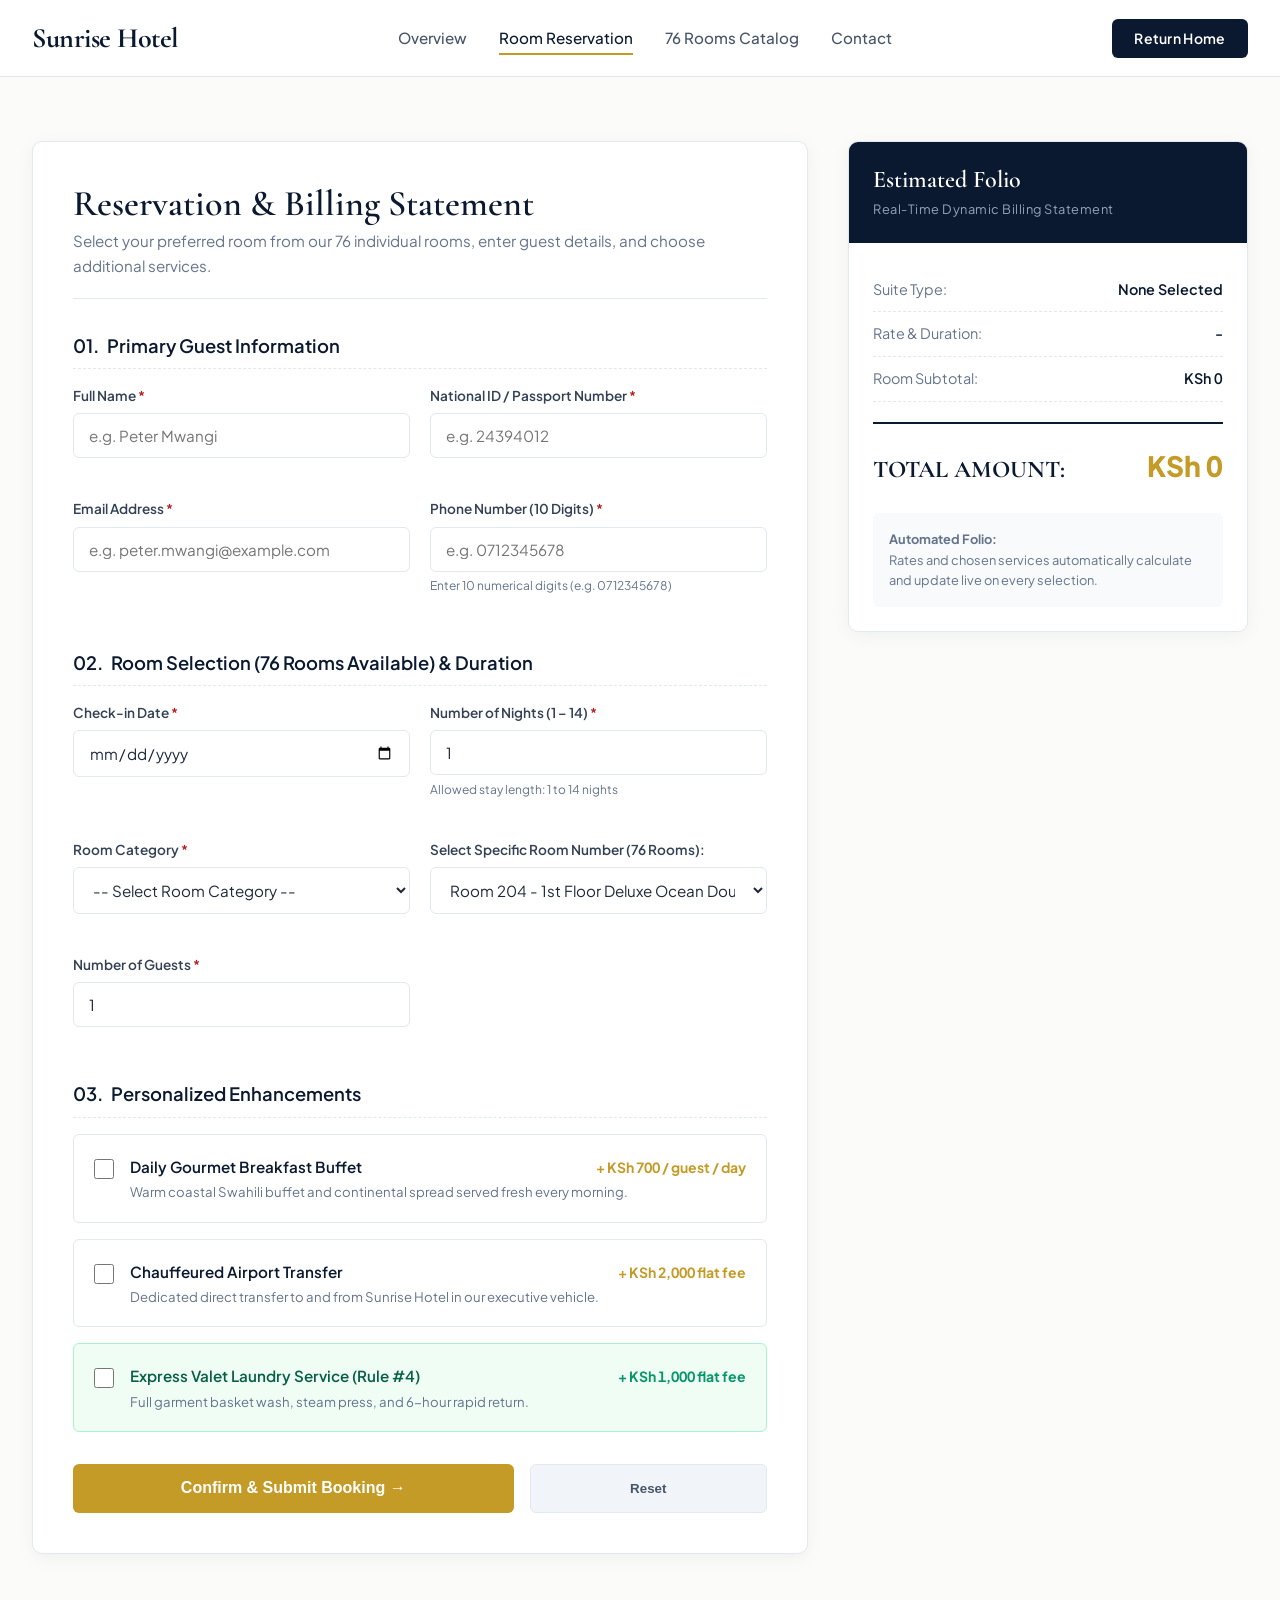
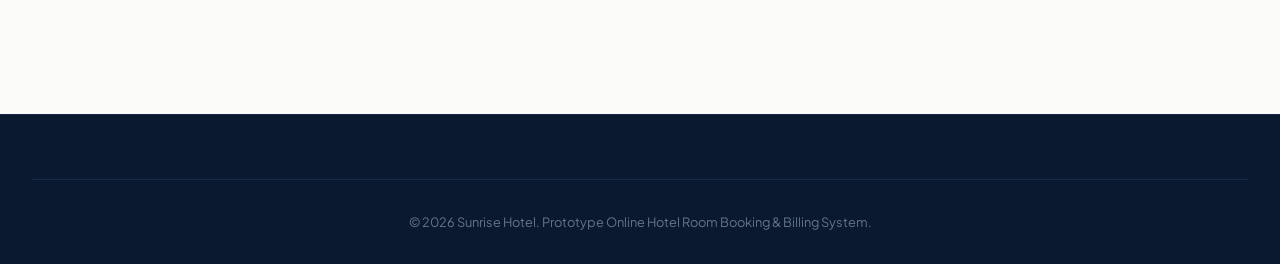
<file: sunrise-hotel/booking.html>
<!DOCTYPE html>
<html lang="en">
<head>
  <meta charset="UTF-8">
  <meta name="viewport" content="width=device-width, initial-scale=1.0">
  <title>Reserve Your Room &amp; Instant Billing - Sunrise Hotel</title>
  <meta name="description" content="Online room reservation with real-time bill calculation, capacity validation, and individual room selection across 76 suites at Sunrise Hotel.">
  <link rel="stylesheet" href="style.css">
</head>
<body>
  <!-- Top Bar Contract -->
  <header class="header">
    <div class="nav-container">
      <a href="index.html" class="brand-mark">
        <span class="brand-title">Sunrise Hotel</span>
      </a>
      <nav>
        <ul class="nav-links">
          <li><a href="index.html">Overview</a></li>
          <li><a href="booking.html" class="active">Room Reservation</a></li>
          <li><a href="index.html#accommodations">76 Rooms Catalog</a></li>
          <li><a href="index.html#location">Contact</a></li>
        </ul>
      </nav>
      <div>
        <a href="index.html" class="btn-nav">Return Home</a>
      </div>
    </div>
  </header>

  <main class="container">
    <!-- Booking View: Form + Live Folio Ledger -->
    <div class="booking-view-layout">
      <!-- Main Reservation Form -->
      <section class="form-shell">
        <div class="form-title-group">
          <h2>Reservation &amp; Billing Statement</h2>
          <p>Select your preferred room from our 76 individual rooms, enter guest details, and choose additional services.</p>
        </div>

        <form id="booking-form" action="process_booking.php" method="POST" novalidate>
          <!-- Section 1: Personal Details -->
          <div class="form-group-title">
            <span>01.</span> Primary Guest Information
          </div>

          <div class="input-row">
            <div class="field">
              <label for="customer_name">Full Name <span class="required">*</span></label>
              <input type="text" id="customer_name" name="customer_name" class="form-input" placeholder="e.g. Peter Mwangi" required>
              <div id="name-error" class="error-text"></div>
            </div>

            <div class="field">
              <label for="id_number">National ID / Passport Number <span class="required">*</span></label>
              <input type="text" id="id_number" name="id_number" class="form-input" placeholder="e.g. 24394012" required>
              <div id="id-error" class="error-text"></div>
            </div>
          </div>

          <div class="input-row">
            <div class="field">
              <label for="email">Email Address <span class="required">*</span></label>
              <input type="email" id="email" name="email" class="form-input" placeholder="e.g. peter.mwangi@example.com" required>
              <div id="email-error" class="error-text"></div>
            </div>

            <div class="field">
              <label for="phone">Phone Number (10 Digits) <span class="required">*</span></label>
              <input type="tel" id="phone" name="phone" class="form-input" placeholder="e.g. 0712345678" maxlength="10" required>
              <div class="field-help">Enter 10 numerical digits (e.g. 0712345678)</div>
              <div id="phone-error" class="error-text"></div>
            </div>
          </div>

          <!-- Section 2: Stay & Accommodation Details -->
          <div class="form-group-title">
            <span>02.</span> Room Selection (76 Rooms Available) &amp; Duration
          </div>

          <div class="input-row">
            <div class="field">
              <label for="check_in_date">Check-in Date <span class="required">*</span></label>
              <input type="date" id="check_in_date" name="check_in_date" class="form-input" required>
              <div id="checkin-error" class="error-text"></div>
            </div>

            <div class="field">
              <label for="nights">Number of Nights (1 &ndash; 14) <span class="required">*</span></label>
              <input type="number" id="nights" name="nights" class="form-input" min="1" max="14" value="1" required>
              <div class="field-help">Allowed stay length: 1 to 14 nights</div>
              <div id="nights-error" class="error-text"></div>
            </div>
          </div>

          <div class="input-row">
            <div class="field">
              <label for="room_type">
                Room Category <span class="required">*</span>
                <span id="capacity-info" style="color: var(--secondary); font-weight: 600; margin-left: 0.5rem;"></span>
              </label>
              <select id="room_type" name="room_type" class="form-select" required>
                <option value="">-- Select Room Category --</option>
                <option value="Single">Single Room (KSh 3,500/night - Max 1 Guest)</option>
                <option value="Double">Double Room (KSh 5,000/night - Max 2 Guests)</option>
                <option value="Family">Family Room (KSh 7,500/night - Max 4 Guests)</option>
                <option value="Executive">Executive Room (KSh 10,000/night - Max 2 Guests)</option>
              </select>
              <div id="room-error" class="error-text"></div>
            </div>

            <!-- Specific Individual Room Selector (76 Rooms Inventory) -->
            <div class="field">
              <label for="specific_room_no">Select Specific Room Number (76 Rooms):</label>
              <select id="specific_room_no" name="specific_room_no" class="form-select">
                <option value="104">Room 104 - Ground Floor Garden Single</option>
                <option value="101">Room 101 - Ground Floor Courtyard Single</option>
                <option value="108">Room 108 - Ground Floor Quiet Single</option>
                <option value="112">Room 112 - Ground Floor Garden Terrace Double</option>
                <option value="116">Room 116 - Ground Floor Garden Terrace Double</option>
                <option value="201">Room 201 - 1st Floor Ocean Terrace Double</option>
                <option value="204" selected>Room 204 - 1st Floor Deluxe Ocean Double</option>
                <option value="208">Room 208 - 1st Floor Balcony Double</option>
                <option value="218">Room 218 - 1st Floor Ocean Panorama Double</option>
                <option value="301">Room 301 - 2nd Floor Family Suite A</option>
                <option value="306">Room 306 - 2nd Floor Executive Family Suite</option>
                <option value="312">Room 312 - 2nd Floor Family Terrace Suite</option>
                <option value="320">Room 320 - 2nd Floor Ocean Horizon Family Suite</option>
                <option value="402">Room 402 - Penthouse Ocean Suite</option>
                <option value="405">Room 405 - Penthouse Sunset Suite</option>
                <option value="408">Room 408 - Presidential Royal Villa Suite</option>
              </select>
            </div>
          </div>

          <div class="input-row">
            <div class="field">
              <label for="guests">Number of Guests <span class="required">*</span></label>
              <input type="number" id="guests" name="guests" class="form-input" min="1" max="10" value="1" required>
              <div id="guests-error" class="error-text"></div>
            </div>
          </div>

          <!-- Dynamic Capacity Warning (Task 3) -->
          <div id="capacity-warning" class="capacity-alert">
            <span style="font-size: 1.2rem;">&#9888;</span>
            <span id="capacity-warning-text"></span>
          </div>

          <!-- Section 3: Extra Hotel Services (Automatically adds charges when chosen) -->
          <div class="form-group-title">
            <span>03.</span> Personalized Enhancements
          </div>

          <!-- Breakfast Buffet -->
          <label class="service-toggle-card" for="breakfast">
            <input type="checkbox" id="breakfast" name="breakfast" value="yes">
            <div class="service-info">
              <div class="service-header-row">
                <span class="service-name">Daily Gourmet Breakfast Buffet</span>
                <span class="service-rate">+ KSh 700 / guest / day</span>
              </div>
              <div class="service-subtext">Warm coastal Swahili buffet and continental spread served fresh every morning.</div>
            </div>
          </label>

          <!-- Airport Transfer -->
          <label class="service-toggle-card" for="airport_transfer">
            <input type="checkbox" id="airport_transfer" name="airport_transfer" value="yes">
            <div class="service-info">
              <div class="service-header-row">
                <span class="service-name">Chauffeured Airport Transfer</span>
                <span class="service-rate">+ KSh 2,000 flat fee</span>
              </div>
              <div class="service-subtext">Dedicated direct transfer to and from Sunrise Hotel in our executive vehicle.</div>
            </div>
          </label>

          <!-- Dynamic Flight Details Container (Task 3) -->
          <div id="transfer-details-box">
            <div class="field" style="margin-bottom: 0;">
              <label for="flight_details" style="color: #1e40af;">Flight Details &amp; Scheduled Arrival Time (Optional):</label>
              <input type="text" id="flight_details" name="flight_details" class="form-input" placeholder="e.g. Flight KQ 102 arriving at 14:30">
              <div class="field-help" style="color: #2563eb;">Our chauffeur will be stationed at Arrivals holding a personalized name board.</div>
            </div>
          </div>

          <!-- Laundry Service (Individualization Requirement #4: KSh 1,000) -->
          <label class="service-toggle-card" for="laundry" style="border-color: #a7f3d0; background-color: #f0fdf4;">
            <input type="checkbox" id="laundry" name="laundry" value="yes">
            <div class="service-info">
              <div class="service-header-row">
                <span class="service-name" style="color: #065f46;">Express Valet Laundry Service (Rule #4)</span>
                <span class="service-rate" style="color: #059669;">+ KSh 1,000 flat fee</span>
              </div>
              <div class="service-subtext">Full garment basket wash, steam press, and 6-hour rapid return.</div>
            </div>
          </label>

          <!-- Hidden Input for verification tracking -->
          <input type="hidden" id="client_total" name="client_total" value="0">

          <!-- Validation Error Notice Banner -->
          <div id="submit-error-alert" style="display: none; padding: 1rem; background-color: var(--error-bg); border: 1px solid #fecaca; border-radius: var(--radius-sm); margin-bottom: 1.25rem; font-size: 0.85rem; color: var(--error);">
            <div style="font-weight: 700; margin-bottom: 0.25rem;">&#9888; Action Required: Missing Information</div>
            <div id="submit-error-alert-text">Please complete all required fields above before submitting.</div>
          </div>

          <!-- Submit Buttons -->
          <div class="form-buttons">
            <button type="submit" class="btn-submit-booking" id="btn-submit-booking">
              Confirm &amp; Submit Booking &rarr;
            </button>
            <button type="reset" class="btn-reset-booking" id="btn-reset-form">
              Reset
            </button>
          </div>
        </form>
      </section>

      <!-- Live Folio Ledger (Task 4 Bill Calculator - Automatically adds room and services) -->
      <aside class="folio-card">
        <div class="folio-header">
          <h3>Estimated Folio</h3>
          <p>Real-Time Dynamic Billing Statement</p>
        </div>

        <div class="folio-body">
          <div class="folio-row">
            <span class="folio-label">Suite Type:</span>
            <span class="folio-val" id="bill-room-type">None Selected</span>
          </div>

          <div class="folio-row">
            <span class="folio-label">Rate &amp; Duration:</span>
            <span class="folio-val" id="bill-room-rate">-</span>
          </div>

          <div class="folio-row">
            <span class="folio-label">Room Subtotal:</span>
            <span class="folio-val" id="bill-room-subtotal">KSh 0</span>
          </div>

          <div class="folio-row" id="bill-breakfast-row" style="display: none;">
            <span class="folio-label">Breakfast Buffet:</span>
            <span class="folio-val" id="bill-breakfast-subtotal">KSh 0</span>
          </div>

          <div class="folio-row" id="bill-transfer-row" style="display: none;">
            <span class="folio-label">Airport Transfer:</span>
            <span class="folio-val" id="bill-transfer-subtotal">KSh 0</span>
          </div>

          <div class="folio-row" id="bill-laundry-row" style="display: none;">
            <span class="folio-label">Laundry Valet:</span>
            <span class="folio-val" id="bill-laundry-subtotal">KSh 0</span>
          </div>

          <div class="folio-total">
            <span class="folio-total-label">TOTAL AMOUNT:</span>
            <span class="folio-total-val" id="bill-total-amount">KSh 0</span>
          </div>

          <div style="margin-top: 1.5rem; padding: 1rem; background-color: #f8fafc; border-radius: var(--radius-sm); font-size: 0.8rem; color: #64748b; line-height: 1.6;">
            <strong>Automated Folio:</strong><br>
            Rates and chosen services automatically calculate and update live on every selection.
          </div>
        </div>
      </aside>
    </div>
  </main>

  <!-- Footer -->
  <footer class="footer">
    <div class="footer-copy">
      &copy; 2026 Sunrise Hotel. Prototype Online Hotel Room Booking &amp; Billing System.
    </div>
  </footer>

  <script src="script.js"></script>
</body>
</html>
</file>
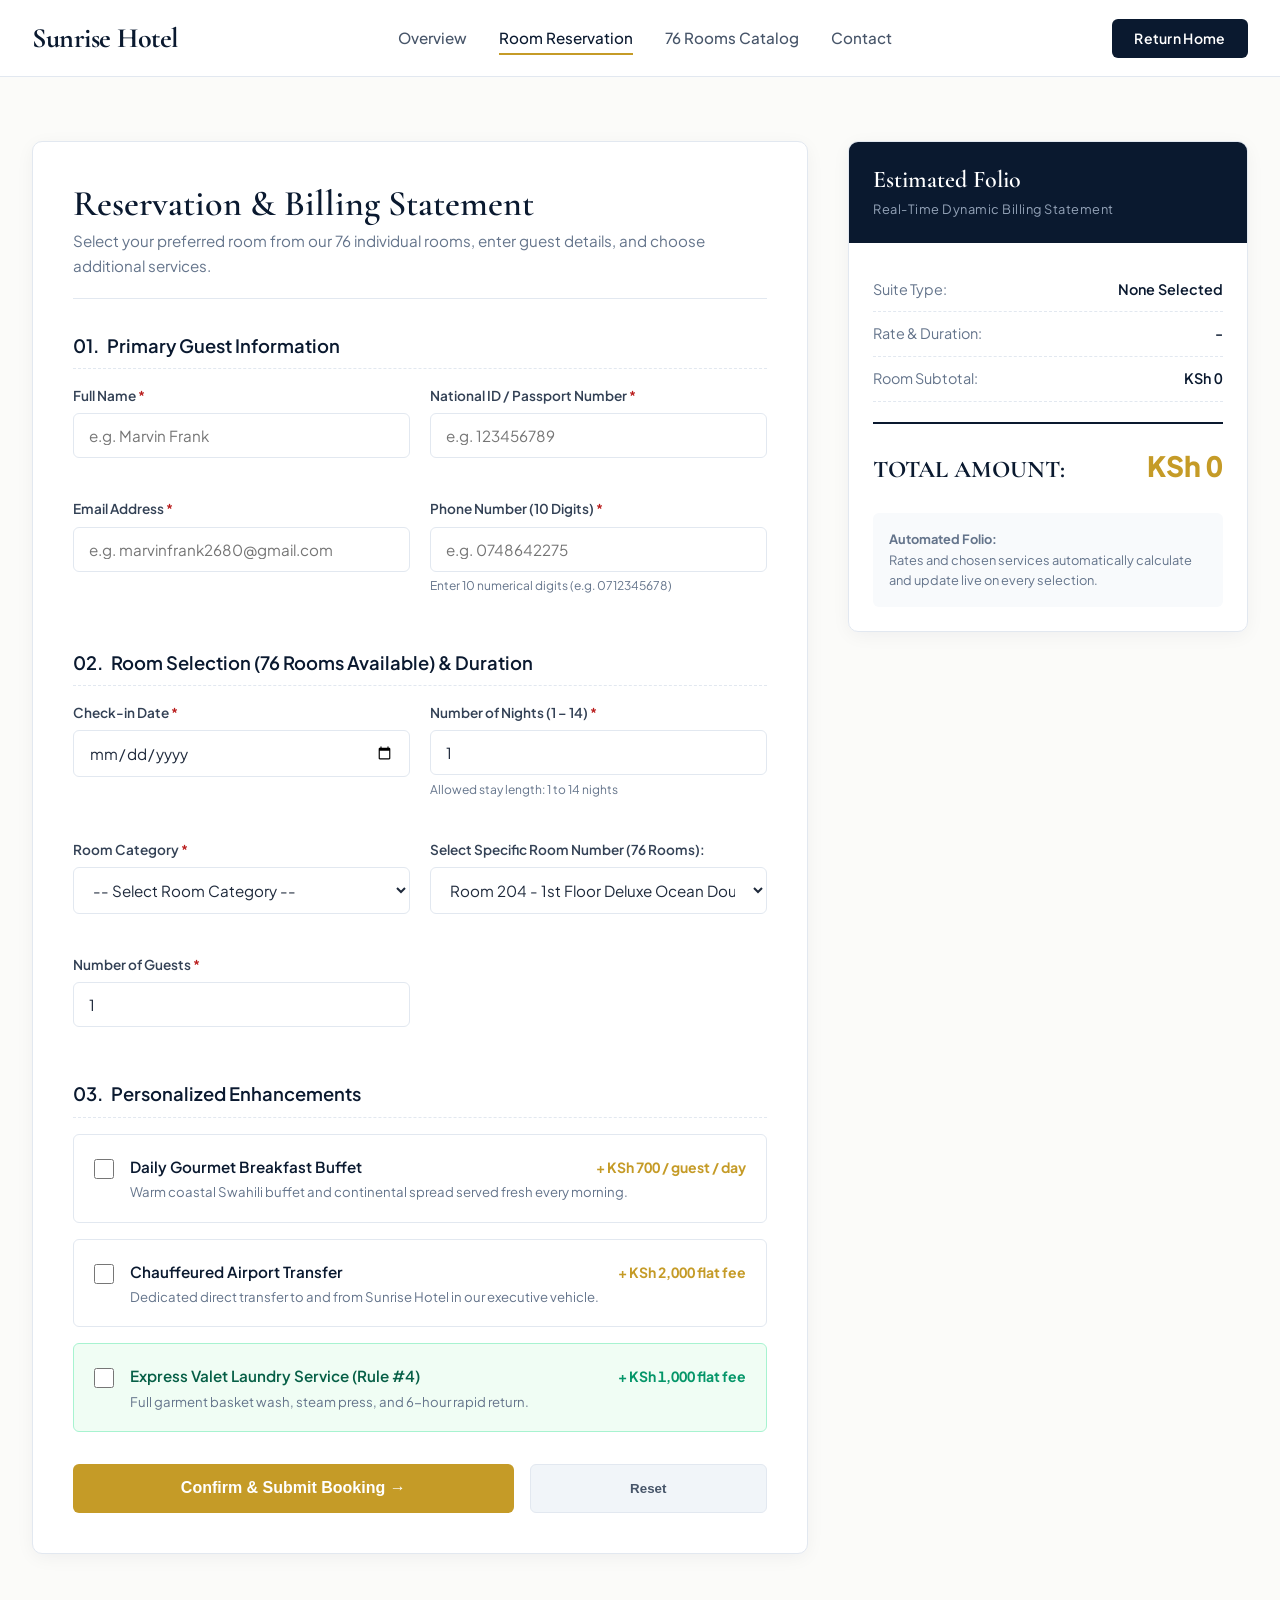
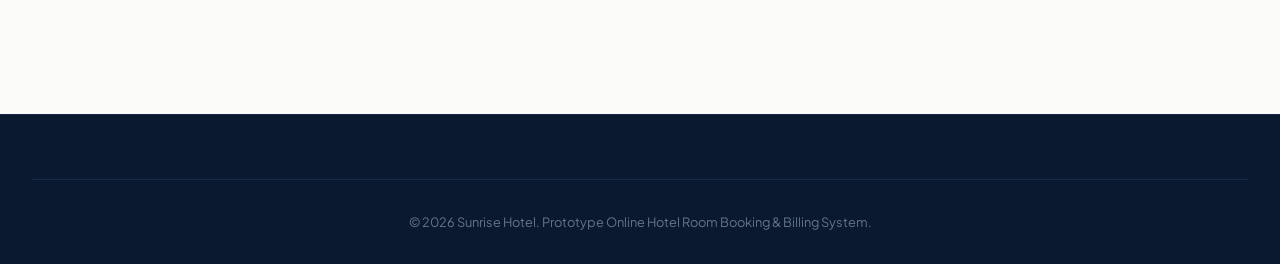
<file: public/hotel/booking.html>
<!DOCTYPE html>
<html lang="en">
<head>
  <meta charset="UTF-8">
  <meta name="viewport" content="width=device-width, initial-scale=1.0">
  <title>Reserve Your Room &amp; Instant Billing - Sunrise Hotel</title>
  <meta name="description" content="Online room reservation with real-time bill calculation, capacity validation, and individual room selection across 76 suites at Sunrise Hotel.">
  <link rel="stylesheet" href="style.css">
</head>
<body>
  <!-- Top Bar Contract -->
  <header class="header">
    <div class="nav-container">
      <a href="index.html" class="brand-mark">
        <span class="brand-title">Sunrise Hotel</span>
      </a>
      <nav>
        <ul class="nav-links">
          <li><a href="index.html">Overview</a></li>
          <li><a href="booking.html" class="active">Room Reservation</a></li>
          <li><a href="index.html#accommodations">76 Rooms Catalog</a></li>
          <li><a href="index.html#location">Contact</a></li>
        </ul>
      </nav>
      <div>
        <a href="index.html" class="btn-nav">Return Home</a>
      </div>
    </div>
  </header>

  <main class="container">
    <!-- Booking View: Form + Live Folio Ledger -->
    <div class="booking-view-layout">
      <!-- Main Reservation Form -->
      <section class="form-shell">
        <div class="form-title-group">
          <h2>Reservation &amp; Billing Statement</h2>
          <p>Select your preferred room from our 76 individual rooms, enter guest details, and choose additional services.</p>
        </div>

        <form id="booking-form" action="process_booking.php" method="POST" novalidate>
          <!-- Section 1: Personal Details -->
          <div class="form-group-title">
            <span>01.</span> Primary Guest Information
          </div>

          <div class="input-row">
            <div class="field">
              <label for="customer_name">Full Name <span class="required">*</span></label>
              <input type="text" id="customer_name" name="customer_name" class="form-input" placeholder="e.g. Marvin Frank" required>
              <div id="name-error" class="error-text"></div>
            </div>

            <div class="field">
              <label for="id_number">National ID / Passport Number <span class="required">*</span></label>
              <input type="text" id="id_number" name="id_number" class="form-input" placeholder="e.g. 123456789" required>
              <div id="id-error" class="error-text"></div>
            </div>
          </div>

          <div class="input-row">
            <div class="field">
              <label for="email">Email Address <span class="required">*</span></label>
              <input type="email" id="email" name="email" class="form-input" placeholder="e.g. marvinfrank2680@gmail.com" required>
              <div id="email-error" class="error-text"></div>
            </div>

            <div class="field">
              <label for="phone">Phone Number (10 Digits) <span class="required">*</span></label>
              <input type="tel" id="phone" name="phone" class="form-input" placeholder="e.g. 0748642275" maxlength="10" required>
              <div class="field-help">Enter 10 numerical digits (e.g. 0712345678)</div>
              <div id="phone-error" class="error-text"></div>
            </div>
          </div>

          <!-- Section 2: Stay & Accommodation Details -->
          <div class="form-group-title">
            <span>02.</span> Room Selection (76 Rooms Available) &amp; Duration
          </div>

          <div class="input-row">
            <div class="field">
              <label for="check_in_date">Check-in Date <span class="required">*</span></label>
              <input type="date" id="check_in_date" name="check_in_date" class="form-input" required>
              <div id="checkin-error" class="error-text"></div>
            </div>

            <div class="field">
              <label for="nights">Number of Nights (1 &ndash; 14) <span class="required">*</span></label>
              <input type="number" id="nights" name="nights" class="form-input" min="1" max="14" value="1" required>
              <div class="field-help">Allowed stay length: 1 to 14 nights</div>
              <div id="nights-error" class="error-text"></div>
            </div>
          </div>

          <div class="input-row">
            <div class="field">
              <label for="room_type">
                Room Category <span class="required">*</span>
                <span id="capacity-info" style="color: var(--secondary); font-weight: 600; margin-left: 0.5rem;"></span>
              </label>
              <select id="room_type" name="room_type" class="form-select" required>
                <option value="">-- Select Room Category --</option>
                <option value="Single">Single Room (KSh 3,500/night - Max 1 Guest)</option>
                <option value="Double">Double Room (KSh 5,000/night - Max 2 Guests)</option>
                <option value="Family">Family Room (KSh 7,500/night - Max 4 Guests)</option>
                <option value="Executive">Executive Room (KSh 10,000/night - Max 2 Guests)</option>
              </select>
              <div id="room-error" class="error-text"></div>
            </div>

            <!-- Specific Individual Room Selector (76 Rooms Inventory) -->
            <div class="field">
              <label for="specific_room_no">Select Specific Room Number (76 Rooms):</label>
              <select id="specific_room_no" name="specific_room_no" class="form-select">
                <option value="104">Room 104 - Ground Floor Garden Single</option>
                <option value="101">Room 101 - Ground Floor Courtyard Single</option>
                <option value="108">Room 108 - Ground Floor Quiet Single</option>
                <option value="112">Room 112 - Ground Floor Garden Terrace Double</option>
                <option value="116">Room 116 - Ground Floor Garden Terrace Double</option>
                <option value="201">Room 201 - 1st Floor Ocean Terrace Double</option>
                <option value="204" selected>Room 204 - 1st Floor Deluxe Ocean Double</option>
                <option value="208">Room 208 - 1st Floor Balcony Double</option>
                <option value="218">Room 218 - 1st Floor Ocean Panorama Double</option>
                <option value="301">Room 301 - 2nd Floor Family Suite A</option>
                <option value="306">Room 306 - 2nd Floor Executive Family Suite</option>
                <option value="312">Room 312 - 2nd Floor Family Terrace Suite</option>
                <option value="320">Room 320 - 2nd Floor Ocean Horizon Family Suite</option>
                <option value="402">Room 402 - Penthouse Ocean Suite</option>
                <option value="405">Room 405 - Penthouse Sunset Suite</option>
                <option value="408">Room 408 - Presidential Royal Villa Suite</option>
              </select>
            </div>
          </div>

          <div class="input-row">
            <div class="field">
              <label for="guests">Number of Guests <span class="required">*</span></label>
              <input type="number" id="guests" name="guests" class="form-input" min="1" max="10" value="1" required>
              <div id="guests-error" class="error-text"></div>
            </div>
          </div>

          <!-- Dynamic Capacity Warning (Task 3) -->
          <div id="capacity-warning" class="capacity-alert">
            <span style="font-size: 1.2rem;">&#9888;</span>
            <span id="capacity-warning-text"></span>
          </div>

          <!-- Section 3: Extra Hotel Services (Automatically adds charges when chosen) -->
          <div class="form-group-title">
            <span>03.</span> Personalized Enhancements
          </div>

          <!-- Breakfast Buffet -->
          <label class="service-toggle-card" for="breakfast">
            <input type="checkbox" id="breakfast" name="breakfast" value="yes">
            <div class="service-info">
              <div class="service-header-row">
                <span class="service-name">Daily Gourmet Breakfast Buffet</span>
                <span class="service-rate">+ KSh 700 / guest / day</span>
              </div>
              <div class="service-subtext">Warm coastal Swahili buffet and continental spread served fresh every morning.</div>
            </div>
          </label>

          <!-- Airport Transfer -->
          <label class="service-toggle-card" for="airport_transfer">
            <input type="checkbox" id="airport_transfer" name="airport_transfer" value="yes">
            <div class="service-info">
              <div class="service-header-row">
                <span class="service-name">Chauffeured Airport Transfer</span>
                <span class="service-rate">+ KSh 2,000 flat fee</span>
              </div>
              <div class="service-subtext">Dedicated direct transfer to and from Sunrise Hotel in our executive vehicle.</div>
            </div>
          </label>

          <!-- Dynamic Flight Details Container (Task 3) -->
          <div id="transfer-details-box">
            <div class="field" style="margin-bottom: 0;">
              <label for="flight_details" style="color: #1e40af;">Flight Details &amp; Scheduled Arrival Time (Optional):</label>
              <input type="text" id="flight_details" name="flight_details" class="form-input" placeholder="e.g. Flight KQ 102 arriving at 14:30">
              <div class="field-help" style="color: #2563eb;">Our chauffeur will be stationed at Arrivals holding a personalized name board.</div>
            </div>
          </div>

          <!-- Laundry Service (Individualization Requirement #4: KSh 1,000) -->
          <label class="service-toggle-card" for="laundry" style="border-color: #a7f3d0; background-color: #f0fdf4;">
            <input type="checkbox" id="laundry" name="laundry" value="yes">
            <div class="service-info">
              <div class="service-header-row">
                <span class="service-name" style="color: #065f46;">Express Valet Laundry Service (Rule #4)</span>
                <span class="service-rate" style="color: #059669;">+ KSh 1,000 flat fee</span>
              </div>
              <div class="service-subtext">Full garment basket wash, steam press, and 6-hour rapid return.</div>
            </div>
          </label>

          <!-- Hidden Input for verification tracking -->
          <input type="hidden" id="client_total" name="client_total" value="0">

          <!-- Validation Error Notice Banner -->
          <div id="submit-error-alert" style="display: none; padding: 1rem; background-color: var(--error-bg); border: 1px solid #fecaca; border-radius: var(--radius-sm); margin-bottom: 1.25rem; font-size: 0.85rem; color: var(--error);">
            <div style="font-weight: 700; margin-bottom: 0.25rem;">&#9888; Action Required: Missing Information</div>
            <div id="submit-error-alert-text">Please complete all required fields above before submitting.</div>
          </div>

          <!-- Submit Buttons -->
          <div class="form-buttons">
            <button type="submit" class="btn-submit-booking" id="btn-submit-booking">
              Confirm &amp; Submit Booking &rarr;
            </button>
            <button type="reset" class="btn-reset-booking" id="btn-reset-form">
              Reset
            </button>
          </div>
        </form>
      </section>

      <!-- Live Folio Ledger (Task 4 Bill Calculator - Automatically adds room and services) -->
      <aside class="folio-card">
        <div class="folio-header">
          <h3>Estimated Folio</h3>
          <p>Real-Time Dynamic Billing Statement</p>
        </div>

        <div class="folio-body">
          <div class="folio-row">
            <span class="folio-label">Suite Type:</span>
            <span class="folio-val" id="bill-room-type">None Selected</span>
          </div>

          <div class="folio-row">
            <span class="folio-label">Rate &amp; Duration:</span>
            <span class="folio-val" id="bill-room-rate">-</span>
          </div>

          <div class="folio-row">
            <span class="folio-label">Room Subtotal:</span>
            <span class="folio-val" id="bill-room-subtotal">KSh 0</span>
          </div>

          <div class="folio-row" id="bill-breakfast-row" style="display: none;">
            <span class="folio-label">Breakfast Buffet:</span>
            <span class="folio-val" id="bill-breakfast-subtotal">KSh 0</span>
          </div>

          <div class="folio-row" id="bill-transfer-row" style="display: none;">
            <span class="folio-label">Airport Transfer:</span>
            <span class="folio-val" id="bill-transfer-subtotal">KSh 0</span>
          </div>

          <div class="folio-row" id="bill-laundry-row" style="display: none;">
            <span class="folio-label">Laundry Valet:</span>
            <span class="folio-val" id="bill-laundry-subtotal">KSh 0</span>
          </div>

          <div class="folio-total">
            <span class="folio-total-label">TOTAL AMOUNT:</span>
            <span class="folio-total-val" id="bill-total-amount">KSh 0</span>
          </div>

          <div style="margin-top: 1.5rem; padding: 1rem; background-color: #f8fafc; border-radius: var(--radius-sm); font-size: 0.8rem; color: #64748b; line-height: 1.6;">
            <strong>Automated Folio:</strong><br>
            Rates and chosen services automatically calculate and update live on every selection.
          </div>
        </div>
      </aside>
    </div>
  </main>

  <!-- Footer -->
  <footer class="footer">
    <div class="footer-copy">
      &copy; 2026 Sunrise Hotel. Prototype Online Hotel Room Booking &amp; Billing System.
    </div>
  </footer>

  <script src="script.js"></script>
</body>
</html>
</file>
<file: sunrise-hotel/style.css>
/* Sunrise Hotel - Luxury 5-Star Accommodations & Online Billing System
   Architectural Hospitality Stylesheet (style.css)
*/

@import url('https://fonts.googleapis.com/css2?family=Cormorant+Garamond:ital,wght@0,400;0,500;0,600;0,700;1,400&family=Plus+Jakarta+Sans:wght@300;400;500;600;700;800&display=swap');

:root {
  --primary: #0a192f;
  --primary-light: #172a45;
  --secondary: #c59b27;
  --secondary-hover: #b0871d;
  --accent-gold: #e2c069;
  --surface-cream: #fbfbf9;
  --surface-card: #ffffff;
  --text-main: #1e293b;
  --text-muted: #64748b;
  --border-subtle: #e2e8f0;
  --error: #b91c1c;
  --error-bg: #fef2f2;
  --success: #15803d;
  --radius-sm: 6px;
  --radius-md: 10px;
  --radius-lg: 16px;
  --shadow-subtle: 0 4px 20px -2px rgba(10, 25, 47, 0.06);
  --shadow-hover: 0 12px 30px -4px rgba(10, 25, 47, 0.12);
}

* {
  box-sizing: border-box;
  margin: 0;
  padding: 0;
}

body {
  font-family: 'Plus Jakarta Sans', system-ui, -apple-system, sans-serif;
  color: var(--text-main);
  background-color: var(--surface-cream);
  line-height: 1.6;
  -webkit-font-smoothing: antialiased;
}

h1, h2, h3, .font-serif {
  font-family: 'Cormorant Garamond', Georgia, serif;
  font-weight: 600;
  color: var(--primary);
  line-height: 1.2;
}

/* Header & Top Bar Contract (3 Zones: Brand - Links - Action) */
.header {
  background-color: #ffffff;
  border-bottom: 1px solid var(--border-subtle);
  position: sticky;
  top: 0;
  z-index: 50;
  transition: all 0.2s ease;
}

.nav-container {
  max-width: 1280px;
  margin: 0 auto;
  padding: 0 2rem;
  height: 76px;
  display: flex;
  justify-content: space-between;
  align-items: center;
}

.brand-mark {
  text-decoration: none;
  display: flex;
  align-items: center;
  gap: 0.75rem;
}

.brand-title {
  font-family: 'Cormorant Garamond', Georgia, serif;
  font-size: 1.75rem;
  font-weight: 700;
  color: var(--primary);
  letter-spacing: -0.5px;
}

.nav-links {
  display: flex;
  gap: 2rem;
  list-style: none;
  align-items: center;
}

.nav-links a {
  color: #475569;
  text-decoration: none;
  font-size: 0.95rem;
  font-weight: 500;
  transition: color 0.2s;
  padding: 0.5rem 0;
  position: relative;
}

.nav-links a:hover,
.nav-links a.active {
  color: var(--primary);
}

.nav-links a.active::after {
  content: '';
  position: absolute;
  bottom: 0;
  left: 0;
  width: 100%;
  height: 2px;
  background-color: var(--secondary);
}

.btn-nav {
  background-color: var(--primary);
  color: #ffffff !important;
  font-size: 0.875rem;
  font-weight: 600;
  padding: 0.65rem 1.4rem;
  border-radius: var(--radius-sm);
  text-decoration: none;
  transition: background-color 0.2s;
  letter-spacing: 0.3px;
}

.btn-nav:hover {
  background-color: var(--primary-light);
}

/* Cinematic Hero Section */
.hero {
  position: relative;
  min-height: 580px;
  display: flex;
  align-items: center;
  background-color: var(--primary);
  color: #ffffff;
  overflow: hidden;
}

.hero-backdrop {
  position: absolute;
  inset: 0;
  width: 100%;
  height: 100%;
  object-fit: cover;
  opacity: 0.72;
}

.hero-overlay {
  position: absolute;
  inset: 0;
  background: linear-gradient(180deg, rgba(10, 25, 47, 0.4) 0%, rgba(10, 25, 47, 0.85) 100%);
}

.hero-content {
  position: relative;
  max-width: 1280px;
  margin: 0 auto;
  padding: 4rem 2rem;
  z-index: 10;
  max-width: 820px;
}

.hero-kicker {
  font-size: 0.875rem;
  text-transform: uppercase;
  letter-spacing: 3px;
  color: var(--accent-gold);
  margin-bottom: 1rem;
  font-weight: 600;
}

.hero h1 {
  font-size: 3.75rem;
  color: #ffffff;
  margin-bottom: 1.25rem;
  font-weight: 600;
  line-height: 1.1;
  text-wrap: balance;
}

.hero p {
  font-size: 1.15rem;
  color: #e2e8f0;
  line-height: 1.7;
  margin-bottom: 2.25rem;
  max-width: 680px;
}

.hero-actions {
  display: flex;
  gap: 1rem;
  align-items: center;
}

.btn-gold {
  background-color: var(--secondary);
  color: #ffffff;
  padding: 0.9rem 2.2rem;
  border-radius: var(--radius-sm);
  font-weight: 600;
  font-size: 0.95rem;
  text-decoration: none;
  border: none;
  cursor: pointer;
  transition: all 0.2s ease;
  display: inline-flex;
  align-items: center;
  gap: 0.5rem;
}

.btn-gold:hover {
  background-color: var(--secondary-hover);
  transform: translateY(-1px);
}

.btn-outline-white {
  background-color: transparent;
  color: #ffffff;
  border: 1px solid rgba(255, 255, 255, 0.5);
  padding: 0.9rem 2rem;
  border-radius: var(--radius-sm);
  font-weight: 600;
  font-size: 0.95rem;
  text-decoration: none;
  transition: all 0.2s ease;
}

.btn-outline-white:hover {
  background-color: rgba(255, 255, 255, 0.1);
  border-color: #ffffff;
}

/* Layout Containers */
.container {
  max-width: 1280px;
  margin: 0 auto;
  padding: 4rem 2rem;
}

.section-head {
  margin-bottom: 3rem;
  text-align: center;
  max-width: 700px;
  margin-left: auto;
  margin-right: auto;
}

.section-kicker {
  font-size: 0.8rem;
  text-transform: uppercase;
  letter-spacing: 2px;
  color: var(--secondary);
  font-weight: 700;
  margin-bottom: 0.5rem;
}

.section-head h2 {
  font-size: 2.75rem;
  margin-bottom: 0.75rem;
}

.section-head p {
  color: var(--text-muted);
  font-size: 1.05rem;
}

/* Room Showcase Bento Grid */
.rooms-grid {
  display: grid;
  grid-template-columns: repeat(3, 1fr);
  gap: 2rem;
  margin-bottom: 4rem;
}

@media (max-width: 960px) {
  .rooms-grid {
    grid-template-columns: 1fr;
  }
}

.room-card {
  background: var(--surface-card);
  border-radius: var(--radius-md);
  border: 1px solid var(--border-subtle);
  overflow: hidden;
  box-shadow: var(--shadow-subtle);
  transition: all 0.25s ease;
  display: flex;
  flex-direction: column;
}

.room-card:hover {
  transform: translateY(-4px);
  box-shadow: var(--shadow-hover);
  border-color: #cbd5e1;
}

.room-card-img-wrap {
  position: relative;
  height: 260px;
  background-color: #f1f5f9;
  overflow: hidden;
}

.room-card-img {
  width: 100%;
  height: 100%;
  object-fit: cover;
  transition: transform 0.5s ease;
}

.room-card:hover .room-card-img {
  transform: scale(1.03);
}

.room-price-tag {
  position: absolute;
  bottom: 1rem;
  right: 1rem;
  background-color: var(--primary);
  color: #ffffff;
  padding: 0.4rem 0.9rem;
  border-radius: var(--radius-sm);
  font-size: 0.9rem;
  font-weight: 700;
  box-shadow: 0 4px 10px rgba(0, 0, 0, 0.2);
}

.room-price-tag span {
  font-size: 0.75rem;
  color: #94a3b8;
  font-weight: 400;
}

.room-card-body {
  padding: 1.75rem;
  flex: 1;
  display: flex;
  flex-direction: column;
}

.room-card-body h3 {
  font-size: 1.75rem;
  margin-bottom: 0.5rem;
}

.room-metadata {
  display: flex;
  align-items: center;
  gap: 0.5rem;
  font-size: 0.85rem;
  color: var(--text-muted);
  margin-bottom: 1rem;
}

.room-desc {
  font-size: 0.925rem;
  color: #475569;
  line-height: 1.6;
  margin-bottom: 1.5rem;
  flex: 1;
}

.btn-book-room {
  background-color: var(--primary);
  color: #ffffff;
  text-decoration: none;
  padding: 0.75rem;
  text-align: center;
  border-radius: var(--radius-sm);
  font-weight: 600;
  font-size: 0.875rem;
  transition: background-color 0.2s;
}

.btn-book-room:hover {
  background-color: var(--secondary);
}

/* Tariffs Table */
.tariffs-container {
  background: var(--surface-card);
  border: 1px solid var(--border-subtle);
  border-radius: var(--radius-md);
  padding: 2.5rem;
  box-shadow: var(--shadow-subtle);
  margin-bottom: 4rem;
}

.tariffs-table {
  width: 100%;
  border-collapse: collapse;
  font-size: 0.95rem;
}

.tariffs-table th {
  text-align: left;
  padding: 1rem 1.25rem;
  border-bottom: 2px solid var(--border-subtle);
  color: var(--primary);
  font-weight: 600;
  background-color: #f8fafc;
}

.tariffs-table td {
  padding: 1.15rem 1.25rem;
  border-bottom: 1px solid var(--border-subtle);
}

.tariffs-table tr:hover td {
  background-color: #fafbfc;
}

.tariffs-rate {
  font-variant-numeric: tabular-nums;
  font-weight: 700;
  color: var(--primary);
  text-align: right;
}

/* Booking Layout (2 Columns: Form 65% + Ledger 35%) */
.booking-view-layout {
  display: grid;
  grid-template-columns: 1fr 400px;
  gap: 2.5rem;
  align-items: start;
}

@media (max-width: 960px) {
  .booking-view-layout {
    grid-template-columns: 1fr;
  }
}

.form-shell {
  background: var(--surface-card);
  border: 1px solid var(--border-subtle);
  border-radius: var(--radius-md);
  padding: 2.5rem;
  box-shadow: var(--shadow-subtle);
}

.form-title-group {
  border-bottom: 1px solid var(--border-subtle);
  padding-bottom: 1.25rem;
  margin-bottom: 2rem;
}

.form-title-group h2 {
  font-size: 2.25rem;
  margin-bottom: 0.25rem;
}

.form-title-group p {
  color: var(--text-muted);
  font-size: 0.95rem;
}

.form-group-title {
  font-size: 1.15rem;
  font-weight: 600;
  color: var(--primary);
  margin: 2rem 0 1rem;
  padding-bottom: 0.5rem;
  border-bottom: 1px dashed var(--border-subtle);
  display: flex;
  align-items: center;
  gap: 0.5rem;
}

.input-row {
  display: grid;
  grid-template-columns: 1fr 1fr;
  gap: 1.25rem;
  margin-bottom: 1.25rem;
}

@media (max-width: 600px) {
  .input-row {
    grid-template-columns: 1fr;
  }
}

.field {
  display: flex;
  flex-direction: column;
  margin-bottom: 1.25rem;
}

.field label {
  font-size: 0.85rem;
  font-weight: 600;
  color: #334155;
  margin-bottom: 0.4rem;
}

.field .required {
  color: var(--error);
}

.form-input,
.form-select {
  width: 100%;
  padding: 0.75rem 0.95rem;
  border: 1px solid var(--border-subtle);
  border-radius: var(--radius-sm);
  font-size: 0.95rem;
  background-color: #ffffff;
  color: var(--text-main);
  transition: border-color 0.2s, box-shadow 0.2s;
  font-family: inherit;
}

.form-input:focus,
.form-select:focus {
  outline: none;
  border-color: var(--secondary);
  box-shadow: 0 0 0 3px rgba(197, 155, 39, 0.15);
}

.form-input.input-invalid,
.form-select.input-invalid {
  border-color: var(--error);
  background-color: #fffbfa;
}

.error-text {
  color: var(--error);
  font-size: 0.8rem;
  margin-top: 0.35rem;
  font-weight: 500;
  display: none;
}

.error-text.visible {
  display: block;
}

.field-help {
  font-size: 0.75rem;
  color: var(--text-muted);
  margin-top: 0.3rem;
}

/* Service Card Selectors */
.service-toggle-card {
  display: flex;
  align-items: flex-start;
  gap: 1rem;
  padding: 1.25rem;
  border: 1px solid var(--border-subtle);
  border-radius: var(--radius-sm);
  background-color: #ffffff;
  cursor: pointer;
  margin-bottom: 1rem;
  transition: all 0.2s ease;
}

.service-toggle-card:hover {
  background-color: #f8fafc;
  border-color: #cbd5e1;
}

.service-toggle-card input[type="checkbox"] {
  width: 20px;
  height: 20px;
  accent-color: var(--secondary);
  margin-top: 0.25rem;
  cursor: pointer;
}

.service-info {
  flex: 1;
}

.service-header-row {
  display: flex;
  justify-content: space-between;
  align-items: baseline;
  margin-bottom: 0.25rem;
}

.service-name {
  font-weight: 600;
  font-size: 0.95rem;
  color: var(--primary);
}

.service-rate {
  font-weight: 700;
  font-size: 0.875rem;
  color: var(--secondary);
  font-variant-numeric: tabular-nums;
}

.service-subtext {
  font-size: 0.825rem;
  color: var(--text-muted);
  line-height: 1.4;
}

/* Flight Details Slide-in */
#transfer-details-box {
  display: none;
  background-color: #f0f7ff;
  border-left: 3px solid #2563eb;
  padding: 1rem;
  border-radius: var(--radius-sm);
  margin-top: -0.5rem;
  margin-bottom: 1rem;
}

#transfer-details-box.active {
  display: block;
}

/* Capacity Warning Banner */
.capacity-alert {
  display: none;
  background-color: var(--error-bg);
  border: 1px solid #fecaca;
  color: var(--error);
  padding: 0.85rem 1rem;
  border-radius: var(--radius-sm);
  font-size: 0.875rem;
  font-weight: 500;
  margin-top: 0.75rem;
  align-items: center;
  gap: 0.5rem;
}

.capacity-alert.active {
  display: flex;
}

/* Sticky Folio Billing Card */
.folio-card {
  background: #ffffff;
  border: 1px solid var(--border-subtle);
  border-radius: var(--radius-md);
  box-shadow: var(--shadow-subtle);
  position: sticky;
  top: 96px;
  overflow: hidden;
}

.folio-header {
  background-color: var(--primary);
  color: #ffffff;
  padding: 1.5rem;
}

.folio-header h3 {
  color: #ffffff;
  font-size: 1.5rem;
  margin-bottom: 0.25rem;
}

.folio-header p {
  color: #94a3b8;
  font-size: 0.8rem;
  letter-spacing: 0.5px;
}

.folio-body {
  padding: 1.5rem;
}

.folio-row {
  display: flex;
  justify-content: space-between;
  align-items: baseline;
  padding: 0.65rem 0;
  border-bottom: 1px dashed var(--border-subtle);
  font-size: 0.9rem;
}

.folio-label {
  color: var(--text-muted);
}

.folio-val {
  font-weight: 600;
  color: var(--primary);
  font-variant-numeric: tabular-nums;
}

.folio-total {
  margin-top: 1.25rem;
  padding-top: 1.25rem;
  border-top: 2px solid var(--primary);
  display: flex;
  justify-content: space-between;
  align-items: baseline;
}

.folio-total-label {
  font-family: 'Cormorant Garamond', Georgia, serif;
  font-size: 1.5rem;
  font-weight: 700;
  color: var(--primary);
}

.folio-total-val {
  font-size: 1.75rem;
  font-weight: 800;
  color: var(--secondary);
  font-variant-numeric: tabular-nums;
}

/* Submission Actions */
.form-buttons {
  display: flex;
  gap: 1rem;
  margin-top: 2rem;
}

.btn-submit-booking {
  flex: 2;
  background-color: var(--secondary);
  color: #ffffff;
  border: none;
  padding: 0.95rem;
  border-radius: var(--radius-sm);
  font-weight: 700;
  font-size: 1rem;
  cursor: pointer;
  transition: background-color 0.2s;
}

.btn-submit-booking:hover {
  background-color: var(--secondary-hover);
}

.btn-reset-booking {
  flex: 1;
  background-color: #f1f5f9;
  color: #475569;
  border: 1px solid var(--border-subtle);
  padding: 0.95rem;
  border-radius: var(--radius-sm);
  font-weight: 600;
  cursor: pointer;
  transition: background-color 0.2s;
}

.btn-reset-booking:hover {
  background-color: #e2e8f0;
}

/* Confirmation Voucher */
.voucher-card {
  max-width: 680px;
  margin: 0 auto;
  background: #ffffff;
  border: 1px solid var(--border-subtle);
  border-radius: var(--radius-md);
  box-shadow: var(--shadow-hover);
  overflow: hidden;
}

.voucher-header {
  background-color: var(--success);
  color: #ffffff;
  padding: 2rem;
  text-align: center;
}

.voucher-header h1 {
  color: #ffffff;
  font-size: 2.25rem;
  letter-spacing: 1px;
}

.voucher-header p {
  color: #dcfce7;
  font-size: 0.95rem;
  margin-top: 0.25rem;
}

.voucher-body {
  padding: 2.5rem;
}

/* Footer */
.footer {
  background-color: var(--primary);
  color: #94a3b8;
  padding: 4rem 2rem 2rem;
  margin-top: 6rem;
  border-top: 1px solid #172a45;
}

.footer-inner {
  max-width: 1280px;
  margin: 0 auto;
  display: grid;
  grid-template-columns: 2fr 1fr 1fr;
  gap: 3rem;
  margin-bottom: 3rem;
}

@media (max-width: 768px) {
  .footer-inner {
    grid-template-columns: 1fr;
  }
}

.footer h4 {
  color: #ffffff;
  font-size: 1.15rem;
  margin-bottom: 1rem;
}

.footer p, .footer li {
  font-size: 0.875rem;
  line-height: 1.8;
}

.footer ul {
  list-style: none;
}

.footer a {
  color: #94a3b8;
  text-decoration: none;
}

.footer a:hover {
  color: var(--secondary);
}

.footer-copy {
  text-align: center;
  padding-top: 2rem;
  border-top: 1px solid #172a45;
  font-size: 0.8rem;
  color: #64748b;
}

@media print {
  .header, .footer, .form-buttons, .hero-actions, .folio-card {
    display: none !important;
  }
  body {
    background: #ffffff;
  }
  .voucher-card {
    border: none;
    box-shadow: none;
    max-width: 100%;
  }
}
</file>
<file: public/hotel/style.css>
/* Sunrise Hotel - Luxury 5-Star Accommodations & Online Billing System
   Architectural Hospitality Stylesheet (style.css)
*/

@import url('https://fonts.googleapis.com/css2?family=Cormorant+Garamond:ital,wght@0,400;0,500;0,600;0,700;1,400&family=Plus+Jakarta+Sans:wght@300;400;500;600;700;800&display=swap');

:root {
  --primary: #0a192f;
  --primary-light: #172a45;
  --secondary: #c59b27;
  --secondary-hover: #b0871d;
  --accent-gold: #e2c069;
  --surface-cream: #fbfbf9;
  --surface-card: #ffffff;
  --text-main: #1e293b;
  --text-muted: #64748b;
  --border-subtle: #e2e8f0;
  --error: #b91c1c;
  --error-bg: #fef2f2;
  --success: #15803d;
  --radius-sm: 6px;
  --radius-md: 10px;
  --radius-lg: 16px;
  --shadow-subtle: 0 4px 20px -2px rgba(10, 25, 47, 0.06);
  --shadow-hover: 0 12px 30px -4px rgba(10, 25, 47, 0.12);
}

* {
  box-sizing: border-box;
  margin: 0;
  padding: 0;
}

body {
  font-family: 'Plus Jakarta Sans', system-ui, -apple-system, sans-serif;
  color: var(--text-main);
  background-color: var(--surface-cream);
  line-height: 1.6;
  -webkit-font-smoothing: antialiased;
}

h1, h2, h3, .font-serif {
  font-family: 'Cormorant Garamond', Georgia, serif;
  font-weight: 600;
  color: var(--primary);
  line-height: 1.2;
}

/* Header & Top Bar Contract (3 Zones: Brand - Links - Action) */
.header {
  background-color: #ffffff;
  border-bottom: 1px solid var(--border-subtle);
  position: sticky;
  top: 0;
  z-index: 50;
  transition: all 0.2s ease;
}

.nav-container {
  max-width: 1280px;
  margin: 0 auto;
  padding: 0 2rem;
  height: 76px;
  display: flex;
  justify-content: space-between;
  align-items: center;
}

.brand-mark {
  text-decoration: none;
  display: flex;
  align-items: center;
  gap: 0.75rem;
}

.brand-title {
  font-family: 'Cormorant Garamond', Georgia, serif;
  font-size: 1.75rem;
  font-weight: 700;
  color: var(--primary);
  letter-spacing: -0.5px;
}

.nav-links {
  display: flex;
  gap: 2rem;
  list-style: none;
  align-items: center;
}

.nav-links a {
  color: #475569;
  text-decoration: none;
  font-size: 0.95rem;
  font-weight: 500;
  transition: color 0.2s;
  padding: 0.5rem 0;
  position: relative;
}

.nav-links a:hover,
.nav-links a.active {
  color: var(--primary);
}

.nav-links a.active::after {
  content: '';
  position: absolute;
  bottom: 0;
  left: 0;
  width: 100%;
  height: 2px;
  background-color: var(--secondary);
}

.btn-nav {
  background-color: var(--primary);
  color: #ffffff !important;
  font-size: 0.875rem;
  font-weight: 600;
  padding: 0.65rem 1.4rem;
  border-radius: var(--radius-sm);
  text-decoration: none;
  transition: background-color 0.2s;
  letter-spacing: 0.3px;
}

.btn-nav:hover {
  background-color: var(--primary-light);
}

/* Cinematic Hero Section */
.hero {
  position: relative;
  min-height: 580px;
  display: flex;
  align-items: center;
  background-color: var(--primary);
  color: #ffffff;
  overflow: hidden;
}

.hero-backdrop {
  position: absolute;
  inset: 0;
  width: 100%;
  height: 100%;
  object-fit: cover;
  opacity: 0.72;
}

.hero-overlay {
  position: absolute;
  inset: 0;
  background: linear-gradient(180deg, rgba(10, 25, 47, 0.4) 0%, rgba(10, 25, 47, 0.85) 100%);
}

.hero-content {
  position: relative;
  max-width: 1280px;
  margin: 0 auto;
  padding: 4rem 2rem;
  z-index: 10;
  max-width: 820px;
}

.hero-kicker {
  font-size: 0.875rem;
  text-transform: uppercase;
  letter-spacing: 3px;
  color: var(--accent-gold);
  margin-bottom: 1rem;
  font-weight: 600;
}

.hero h1 {
  font-size: 3.75rem;
  color: #ffffff;
  margin-bottom: 1.25rem;
  font-weight: 600;
  line-height: 1.1;
  text-wrap: balance;
}

.hero p {
  font-size: 1.15rem;
  color: #e2e8f0;
  line-height: 1.7;
  margin-bottom: 2.25rem;
  max-width: 680px;
}

.hero-actions {
  display: flex;
  gap: 1rem;
  align-items: center;
}

.btn-gold {
  background-color: var(--secondary);
  color: #ffffff;
  padding: 0.9rem 2.2rem;
  border-radius: var(--radius-sm);
  font-weight: 600;
  font-size: 0.95rem;
  text-decoration: none;
  border: none;
  cursor: pointer;
  transition: all 0.2s ease;
  display: inline-flex;
  align-items: center;
  gap: 0.5rem;
}

.btn-gold:hover {
  background-color: var(--secondary-hover);
  transform: translateY(-1px);
}

.btn-outline-white {
  background-color: transparent;
  color: #ffffff;
  border: 1px solid rgba(255, 255, 255, 0.5);
  padding: 0.9rem 2rem;
  border-radius: var(--radius-sm);
  font-weight: 600;
  font-size: 0.95rem;
  text-decoration: none;
  transition: all 0.2s ease;
}

.btn-outline-white:hover {
  background-color: rgba(255, 255, 255, 0.1);
  border-color: #ffffff;
}

/* Layout Containers */
.container {
  max-width: 1280px;
  margin: 0 auto;
  padding: 4rem 2rem;
}

.section-head {
  margin-bottom: 3rem;
  text-align: center;
  max-width: 700px;
  margin-left: auto;
  margin-right: auto;
}

.section-kicker {
  font-size: 0.8rem;
  text-transform: uppercase;
  letter-spacing: 2px;
  color: var(--secondary);
  font-weight: 700;
  margin-bottom: 0.5rem;
}

.section-head h2 {
  font-size: 2.75rem;
  margin-bottom: 0.75rem;
}

.section-head p {
  color: var(--text-muted);
  font-size: 1.05rem;
}

/* Room Showcase Bento Grid */
.rooms-grid {
  display: grid;
  grid-template-columns: repeat(3, 1fr);
  gap: 2rem;
  margin-bottom: 4rem;
}

@media (max-width: 960px) {
  .rooms-grid {
    grid-template-columns: 1fr;
  }
}

.room-card {
  background: var(--surface-card);
  border-radius: var(--radius-md);
  border: 1px solid var(--border-subtle);
  overflow: hidden;
  box-shadow: var(--shadow-subtle);
  transition: all 0.25s ease;
  display: flex;
  flex-direction: column;
}

.room-card:hover {
  transform: translateY(-4px);
  box-shadow: var(--shadow-hover);
  border-color: #cbd5e1;
}

.room-card-img-wrap {
  position: relative;
  height: 260px;
  background-color: #f1f5f9;
  overflow: hidden;
}

.room-card-img {
  width: 100%;
  height: 100%;
  object-fit: cover;
  transition: transform 0.5s ease;
}

.room-card:hover .room-card-img {
  transform: scale(1.03);
}

.room-price-tag {
  position: absolute;
  bottom: 1rem;
  right: 1rem;
  background-color: var(--primary);
  color: #ffffff;
  padding: 0.4rem 0.9rem;
  border-radius: var(--radius-sm);
  font-size: 0.9rem;
  font-weight: 700;
  box-shadow: 0 4px 10px rgba(0, 0, 0, 0.2);
}

.room-price-tag span {
  font-size: 0.75rem;
  color: #94a3b8;
  font-weight: 400;
}

.room-card-body {
  padding: 1.75rem;
  flex: 1;
  display: flex;
  flex-direction: column;
}

.room-card-body h3 {
  font-size: 1.75rem;
  margin-bottom: 0.5rem;
}

.room-metadata {
  display: flex;
  align-items: center;
  gap: 0.5rem;
  font-size: 0.85rem;
  color: var(--text-muted);
  margin-bottom: 1rem;
}

.room-desc {
  font-size: 0.925rem;
  color: #475569;
  line-height: 1.6;
  margin-bottom: 1.5rem;
  flex: 1;
}

.btn-book-room {
  background-color: var(--primary);
  color: #ffffff;
  text-decoration: none;
  padding: 0.75rem;
  text-align: center;
  border-radius: var(--radius-sm);
  font-weight: 600;
  font-size: 0.875rem;
  transition: background-color 0.2s;
}

.btn-book-room:hover {
  background-color: var(--secondary);
}

/* Tariffs Table */
.tariffs-container {
  background: var(--surface-card);
  border: 1px solid var(--border-subtle);
  border-radius: var(--radius-md);
  padding: 2.5rem;
  box-shadow: var(--shadow-subtle);
  margin-bottom: 4rem;
}

.tariffs-table {
  width: 100%;
  border-collapse: collapse;
  font-size: 0.95rem;
}

.tariffs-table th {
  text-align: left;
  padding: 1rem 1.25rem;
  border-bottom: 2px solid var(--border-subtle);
  color: var(--primary);
  font-weight: 600;
  background-color: #f8fafc;
}

.tariffs-table td {
  padding: 1.15rem 1.25rem;
  border-bottom: 1px solid var(--border-subtle);
}

.tariffs-table tr:hover td {
  background-color: #fafbfc;
}

.tariffs-rate {
  font-variant-numeric: tabular-nums;
  font-weight: 700;
  color: var(--primary);
  text-align: right;
}

/* Booking Layout (2 Columns: Form 65% + Ledger 35%) */
.booking-view-layout {
  display: grid;
  grid-template-columns: 1fr 400px;
  gap: 2.5rem;
  align-items: start;
}

@media (max-width: 960px) {
  .booking-view-layout {
    grid-template-columns: 1fr;
  }
}

.form-shell {
  background: var(--surface-card);
  border: 1px solid var(--border-subtle);
  border-radius: var(--radius-md);
  padding: 2.5rem;
  box-shadow: var(--shadow-subtle);
}

.form-title-group {
  border-bottom: 1px solid var(--border-subtle);
  padding-bottom: 1.25rem;
  margin-bottom: 2rem;
}

.form-title-group h2 {
  font-size: 2.25rem;
  margin-bottom: 0.25rem;
}

.form-title-group p {
  color: var(--text-muted);
  font-size: 0.95rem;
}

.form-group-title {
  font-size: 1.15rem;
  font-weight: 600;
  color: var(--primary);
  margin: 2rem 0 1rem;
  padding-bottom: 0.5rem;
  border-bottom: 1px dashed var(--border-subtle);
  display: flex;
  align-items: center;
  gap: 0.5rem;
}

.input-row {
  display: grid;
  grid-template-columns: 1fr 1fr;
  gap: 1.25rem;
  margin-bottom: 1.25rem;
}

@media (max-width: 600px) {
  .input-row {
    grid-template-columns: 1fr;
  }
}

.field {
  display: flex;
  flex-direction: column;
  margin-bottom: 1.25rem;
}

.field label {
  font-size: 0.85rem;
  font-weight: 600;
  color: #334155;
  margin-bottom: 0.4rem;
}

.field .required {
  color: var(--error);
}

.form-input,
.form-select {
  width: 100%;
  padding: 0.75rem 0.95rem;
  border: 1px solid var(--border-subtle);
  border-radius: var(--radius-sm);
  font-size: 0.95rem;
  background-color: #ffffff;
  color: var(--text-main);
  transition: border-color 0.2s, box-shadow 0.2s;
  font-family: inherit;
}

.form-input:focus,
.form-select:focus {
  outline: none;
  border-color: var(--secondary);
  box-shadow: 0 0 0 3px rgba(197, 155, 39, 0.15);
}

.form-input.input-invalid,
.form-select.input-invalid {
  border-color: var(--error);
  background-color: #fffbfa;
}

.error-text {
  color: var(--error);
  font-size: 0.8rem;
  margin-top: 0.35rem;
  font-weight: 500;
  display: none;
}

.error-text.visible {
  display: block;
}

.field-help {
  font-size: 0.75rem;
  color: var(--text-muted);
  margin-top: 0.3rem;
}

/* Service Card Selectors */
.service-toggle-card {
  display: flex;
  align-items: flex-start;
  gap: 1rem;
  padding: 1.25rem;
  border: 1px solid var(--border-subtle);
  border-radius: var(--radius-sm);
  background-color: #ffffff;
  cursor: pointer;
  margin-bottom: 1rem;
  transition: all 0.2s ease;
}

.service-toggle-card:hover {
  background-color: #f8fafc;
  border-color: #cbd5e1;
}

.service-toggle-card input[type="checkbox"] {
  width: 20px;
  height: 20px;
  accent-color: var(--secondary);
  margin-top: 0.25rem;
  cursor: pointer;
}

.service-info {
  flex: 1;
}

.service-header-row {
  display: flex;
  justify-content: space-between;
  align-items: baseline;
  margin-bottom: 0.25rem;
}

.service-name {
  font-weight: 600;
  font-size: 0.95rem;
  color: var(--primary);
}

.service-rate {
  font-weight: 700;
  font-size: 0.875rem;
  color: var(--secondary);
  font-variant-numeric: tabular-nums;
}

.service-subtext {
  font-size: 0.825rem;
  color: var(--text-muted);
  line-height: 1.4;
}

/* Flight Details Slide-in */
#transfer-details-box {
  display: none;
  background-color: #f0f7ff;
  border-left: 3px solid #2563eb;
  padding: 1rem;
  border-radius: var(--radius-sm);
  margin-top: -0.5rem;
  margin-bottom: 1rem;
}

#transfer-details-box.active {
  display: block;
}

/* Capacity Warning Banner */
.capacity-alert {
  display: none;
  background-color: var(--error-bg);
  border: 1px solid #fecaca;
  color: var(--error);
  padding: 0.85rem 1rem;
  border-radius: var(--radius-sm);
  font-size: 0.875rem;
  font-weight: 500;
  margin-top: 0.75rem;
  align-items: center;
  gap: 0.5rem;
}

.capacity-alert.active {
  display: flex;
}

/* Sticky Folio Billing Card */
.folio-card {
  background: #ffffff;
  border: 1px solid var(--border-subtle);
  border-radius: var(--radius-md);
  box-shadow: var(--shadow-subtle);
  position: sticky;
  top: 96px;
  overflow: hidden;
}

.folio-header {
  background-color: var(--primary);
  color: #ffffff;
  padding: 1.5rem;
}

.folio-header h3 {
  color: #ffffff;
  font-size: 1.5rem;
  margin-bottom: 0.25rem;
}

.folio-header p {
  color: #94a3b8;
  font-size: 0.8rem;
  letter-spacing: 0.5px;
}

.folio-body {
  padding: 1.5rem;
}

.folio-row {
  display: flex;
  justify-content: space-between;
  align-items: baseline;
  padding: 0.65rem 0;
  border-bottom: 1px dashed var(--border-subtle);
  font-size: 0.9rem;
}

.folio-label {
  color: var(--text-muted);
}

.folio-val {
  font-weight: 600;
  color: var(--primary);
  font-variant-numeric: tabular-nums;
}

.folio-total {
  margin-top: 1.25rem;
  padding-top: 1.25rem;
  border-top: 2px solid var(--primary);
  display: flex;
  justify-content: space-between;
  align-items: baseline;
}

.folio-total-label {
  font-family: 'Cormorant Garamond', Georgia, serif;
  font-size: 1.5rem;
  font-weight: 700;
  color: var(--primary);
}

.folio-total-val {
  font-size: 1.75rem;
  font-weight: 800;
  color: var(--secondary);
  font-variant-numeric: tabular-nums;
}

/* Submission Actions */
.form-buttons {
  display: flex;
  gap: 1rem;
  margin-top: 2rem;
}

.btn-submit-booking {
  flex: 2;
  background-color: var(--secondary);
  color: #ffffff;
  border: none;
  padding: 0.95rem;
  border-radius: var(--radius-sm);
  font-weight: 700;
  font-size: 1rem;
  cursor: pointer;
  transition: background-color 0.2s;
}

.btn-submit-booking:hover {
  background-color: var(--secondary-hover);
}

.btn-reset-booking {
  flex: 1;
  background-color: #f1f5f9;
  color: #475569;
  border: 1px solid var(--border-subtle);
  padding: 0.95rem;
  border-radius: var(--radius-sm);
  font-weight: 600;
  cursor: pointer;
  transition: background-color 0.2s;
}

.btn-reset-booking:hover {
  background-color: #e2e8f0;
}

/* Confirmation Voucher */
.voucher-card {
  max-width: 680px;
  margin: 0 auto;
  background: #ffffff;
  border: 1px solid var(--border-subtle);
  border-radius: var(--radius-md);
  box-shadow: var(--shadow-hover);
  overflow: hidden;
}

.voucher-header {
  background-color: var(--success);
  color: #ffffff;
  padding: 2rem;
  text-align: center;
}

.voucher-header h1 {
  color: #ffffff;
  font-size: 2.25rem;
  letter-spacing: 1px;
}

.voucher-header p {
  color: #dcfce7;
  font-size: 0.95rem;
  margin-top: 0.25rem;
}

.voucher-body {
  padding: 2.5rem;
}

/* Footer */
.footer {
  background-color: var(--primary);
  color: #94a3b8;
  padding: 4rem 2rem 2rem;
  margin-top: 6rem;
  border-top: 1px solid #172a45;
}

.footer-inner {
  max-width: 1280px;
  margin: 0 auto;
  display: grid;
  grid-template-columns: 2fr 1fr 1fr;
  gap: 3rem;
  margin-bottom: 3rem;
}

@media (max-width: 768px) {
  .footer-inner {
    grid-template-columns: 1fr;
  }
}

.footer h4 {
  color: #ffffff;
  font-size: 1.15rem;
  margin-bottom: 1rem;
}

.footer p, .footer li {
  font-size: 0.875rem;
  line-height: 1.8;
}

.footer ul {
  list-style: none;
}

.footer a {
  color: #94a3b8;
  text-decoration: none;
}

.footer a:hover {
  color: var(--secondary);
}

.footer-copy {
  text-align: center;
  padding-top: 2rem;
  border-top: 1px solid #172a45;
  font-size: 0.8rem;
  color: #64748b;
}

@media print {
  .header, .footer, .form-buttons, .hero-actions, .folio-card {
    display: none !important;
  }
  body {
    background: #ffffff;
  }
  .voucher-card {
    border: none;
    box-shadow: none;
    max-width: 100%;
  }
}
</file>
